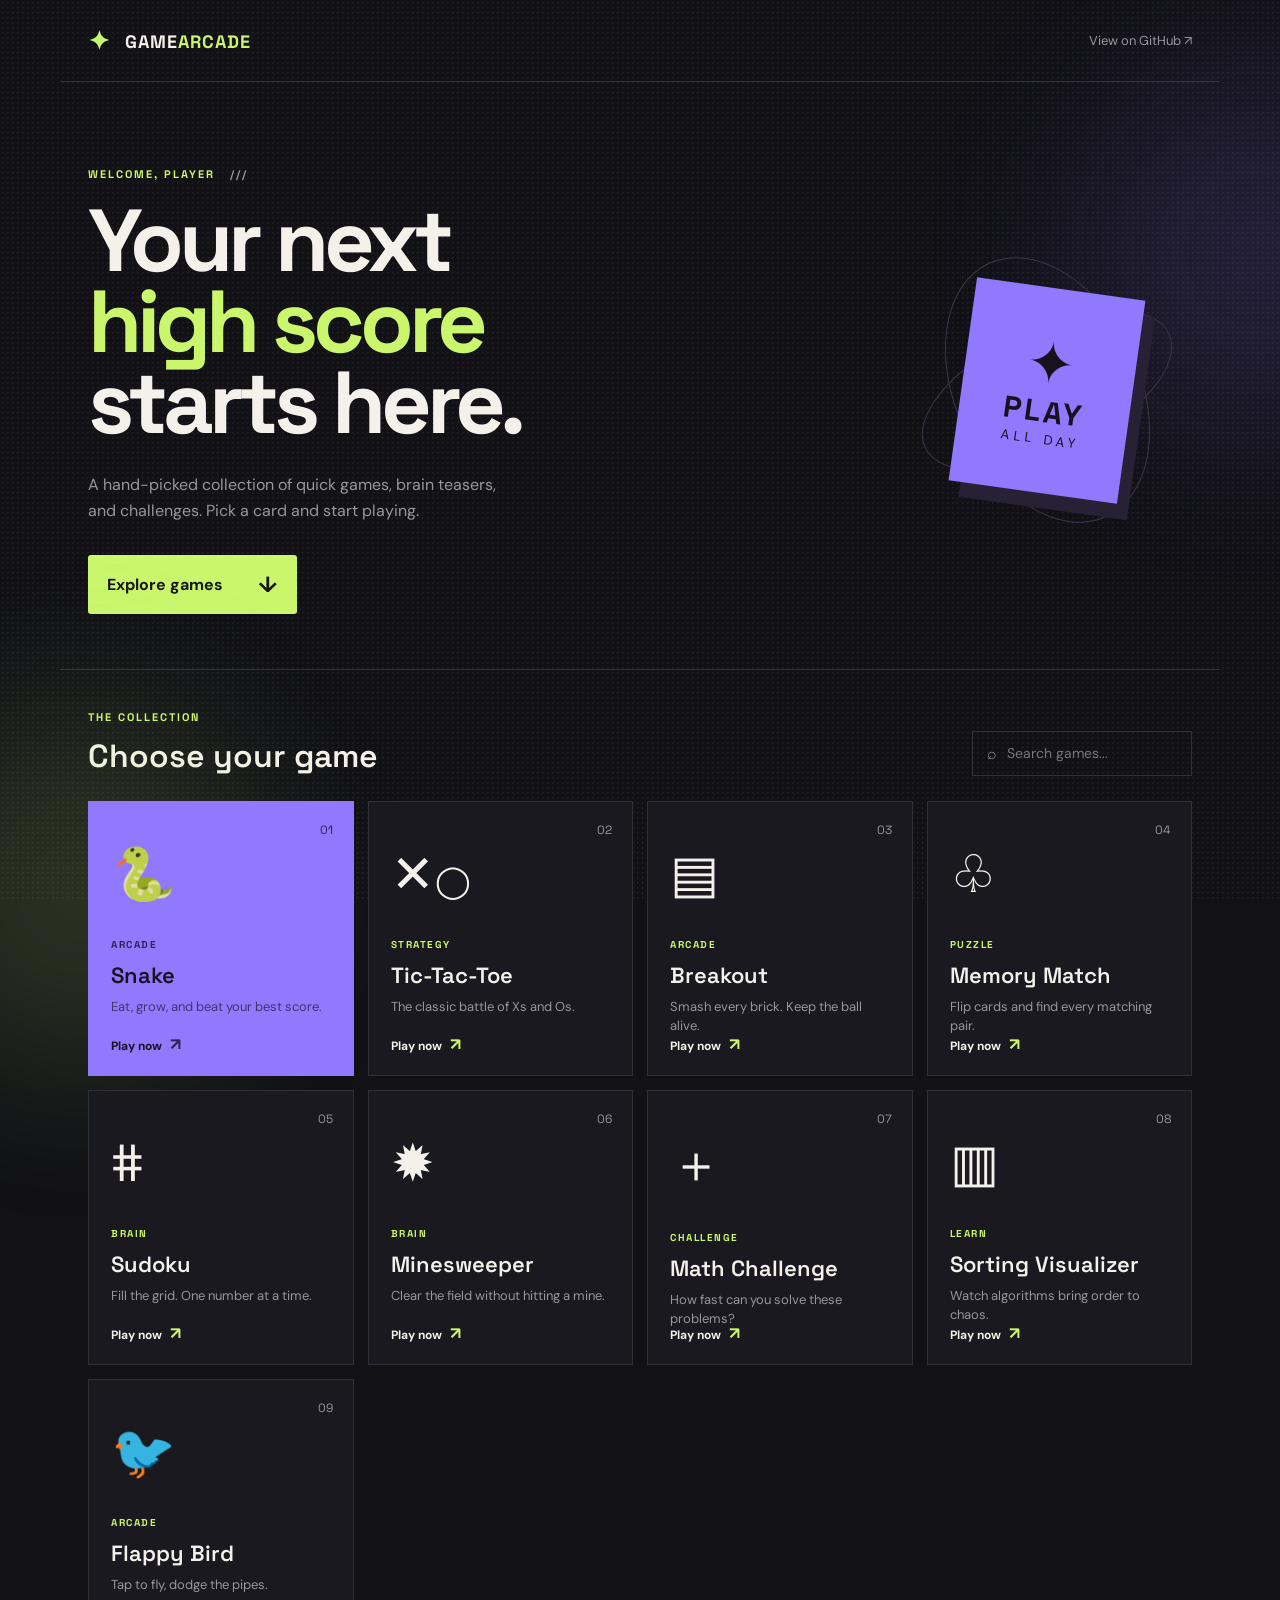
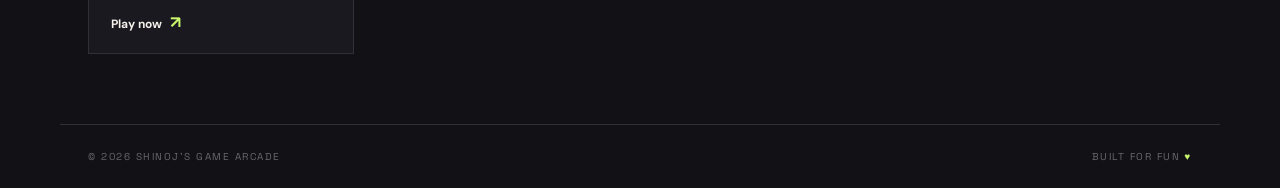
<file: index.html>
<!DOCTYPE html>
<html lang="en">
<head>
  <meta charset="UTF-8">
  <meta name="viewport" content="width=device-width, initial-scale=1.0">
  <meta name="description" content="Shinoj's collection of quick, fun browser games.">
  <title>Shinoj's Game Arcade</title>
  <link rel="preconnect" href="https://fonts.googleapis.com">
  <link rel="preconnect" href="https://fonts.gstatic.com" crossorigin>
  <link href="https://fonts.googleapis.com/css2?family=DM+Sans:wght@400;500;700&family=Space+Grotesk:wght@500;600;700&display=swap" rel="stylesheet">
  <link rel="stylesheet" href="style.css">
</head>
<body>
  <div class="glow glow-one"></div>
  <div class="glow glow-two"></div>
  <header class="topbar">
    <a class="brand" href="index.html" aria-label="Shinoj's Game Arcade home">
      <span class="brand-mark">✦</span>
      <span>GAME<span class="brand-accent">ARCADE</span></span>
    </a>
    <a class="github-link" href="https://github.com/AbhinavShinoj2007/Games" target="_blank" rel="noreferrer">View on GitHub ↗</a>
  </header>

  <main>
    <section class="hero">
      <div class="hero-copy">
        <p class="eyebrow">WELCOME, PLAYER <span>///</span></p>
        <h1>Your next<br><span>high score</span><br>starts here.</h1>
        <p class="intro">A hand-picked collection of quick games, brain teasers, and challenges. Pick a card and start playing.</p>
        <a class="primary-button" href="#games">Explore games <span>↓</span></a>
      </div>
      <div class="hero-art" aria-hidden="true">
        <div class="orbit orbit-one"></div><div class="orbit orbit-two"></div>
        <div class="arcade-card"><span class="pixel-star">✦</span><strong>PLAY</strong><small>ALL DAY</small></div>
      </div>
    </section>

    <section class="toolbar" id="games">
      <div><p class="eyebrow">THE COLLECTION</p><h2>Choose your game</h2></div>
      <label class="search"><span>⌕</span><input id="search" type="search" placeholder="Search games..." aria-label="Search games"></label>
    </section>

    <section class="game-grid" id="game-grid">
      <a class="game-card featured" data-name="snake" href="snake/index.html"><span class="number">01</span><span class="game-icon">🐍</span><span class="tag">ARCADE</span><h3>Snake</h3><p>Eat, grow, and beat your best score.</p><span class="play">Play now <b>↗</b></span></a>
      <a class="game-card" data-name="tic tac toe" href="tic-tac-toe/index.html"><span class="number">02</span><span class="game-icon">✕<i>◯</i></span><span class="tag">STRATEGY</span><h3>Tic-Tac-Toe</h3><p>The classic battle of Xs and Os.</p><span class="play">Play now <b>↗</b></span></a>
      <a class="game-card" data-name="breakout" href="breakout/index.html"><span class="number">03</span><span class="game-icon">▤</span><span class="tag">ARCADE</span><h3>Breakout</h3><p>Smash every brick. Keep the ball alive.</p><span class="play">Play now <b>↗</b></span></a>
      <a class="game-card" data-name="memory match" href="memory-match/index.html"><span class="number">04</span><span class="game-icon">♧</span><span class="tag">PUZZLE</span><h3>Memory Match</h3><p>Flip cards and find every matching pair.</p><span class="play">Play now <b>↗</b></span></a>
      <a class="game-card" data-name="sudoku" href="sudoku/index.html"><span class="number">05</span><span class="game-icon">#</span><span class="tag">BRAIN</span><h3>Sudoku</h3><p>Fill the grid. One number at a time.</p><span class="play">Play now <b>↗</b></span></a>
      <a class="game-card" data-name="minesweeper" href="minesweeper/index.html"><span class="number">06</span><span class="game-icon">✹</span><span class="tag">BRAIN</span><h3>Minesweeper</h3><p>Clear the field without hitting a mine.</p><span class="play">Play now <b>↗</b></span></a>
      <a class="game-card" data-name="math challenge" href="math-challenge/index.html"><span class="number">07</span><span class="game-icon">＋</span><span class="tag">CHALLENGE</span><h3>Math Challenge</h3><p>How fast can you solve these problems?</p><span class="play">Play now <b>↗</b></span></a>
      <a class="game-card" data-name="sorting visualizer" href="sorting-visualizer/index.html"><span class="number">08</span><span class="game-icon">▥</span><span class="tag">LEARN</span><h3>Sorting Visualizer</h3><p>Watch algorithms bring order to chaos.</p><span class="play">Play now <b>↗</b></span></a>
      <a class="game-card" data-name="flappy bird" href="flappy-bird/index.html"><span class="number">09</span><span class="game-icon">🐦</span><span class="tag">ARCADE</span><h3>Flappy Bird</h3><p>Tap to fly, dodge the pipes.</p><span class="play">Play now <b>↗</b></span></a>
</section>
    <p class="empty" id="empty">No games found. Try another search.</p>
  </main>
  <footer><span>© 2026 SHINOJ'S GAME ARCADE</span><span>BUILT FOR FUN <b>♥</b></span></footer>
  <script src="app.js"></script>
</body>
</html>
</file>
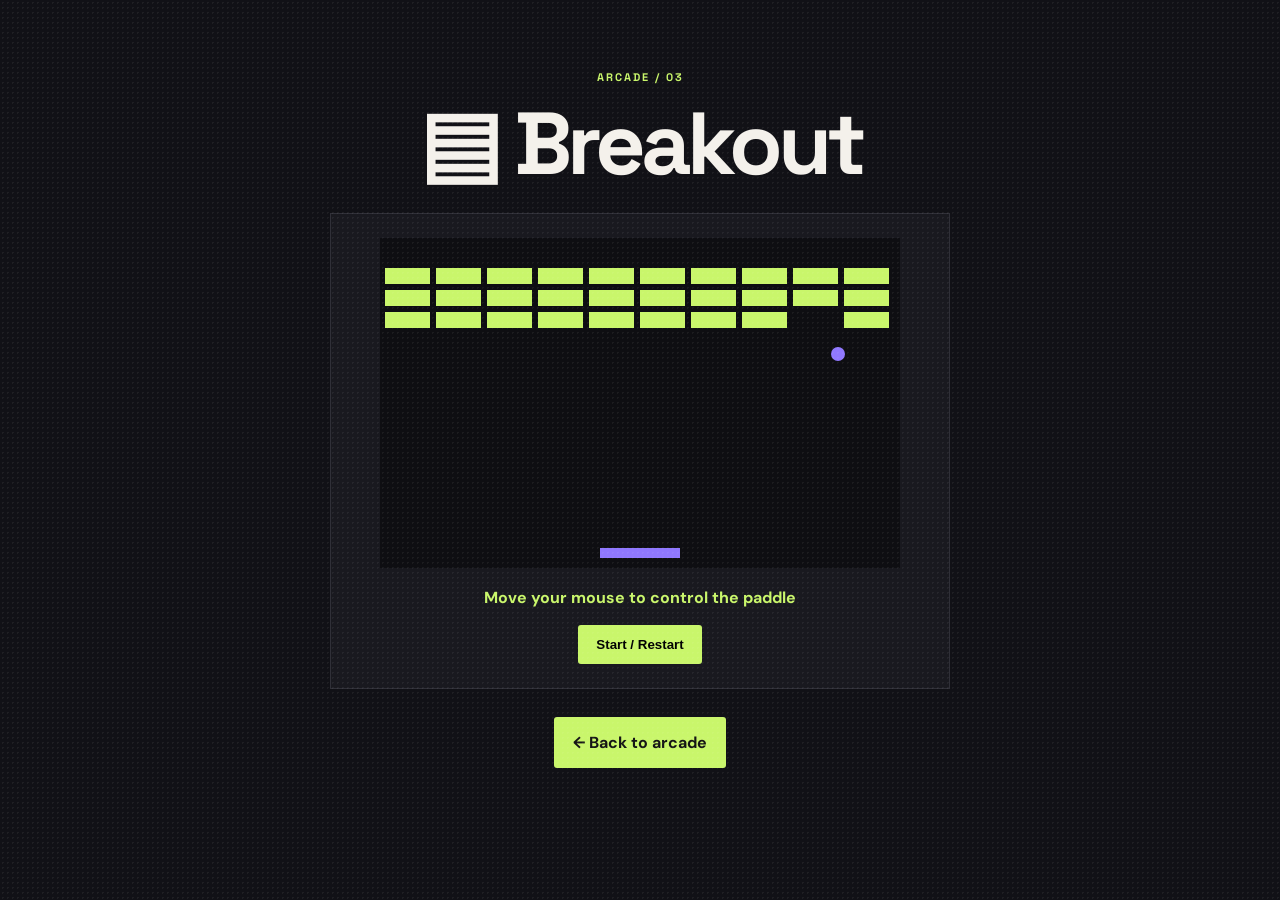
<file: breakout/index.html>
<!DOCTYPE html><html lang="en"><head><meta charset="UTF-8"><meta name="viewport" content="width=device-width,initial-scale=1"><title>Breakout | Game Arcade</title><link rel="stylesheet" href="../style.css"><link rel="stylesheet" href="../game.css"></head><body><main class="game-page"><p class="eyebrow">ARCADE / 03</p><h1>▤ Breakout</h1><div class="game-shell"><canvas id="game" width="520" height="330" style="max-width:100%;background:#0e0e12"></canvas><p id="status" class="game-status">Move your mouse to control the paddle</p><button id="start" class="game-button">Start / Restart</button></div><a class="primary-button" href="../index.html">← Back to arcade</a></main><script src="breakout.js"></script></body></html>
</file>
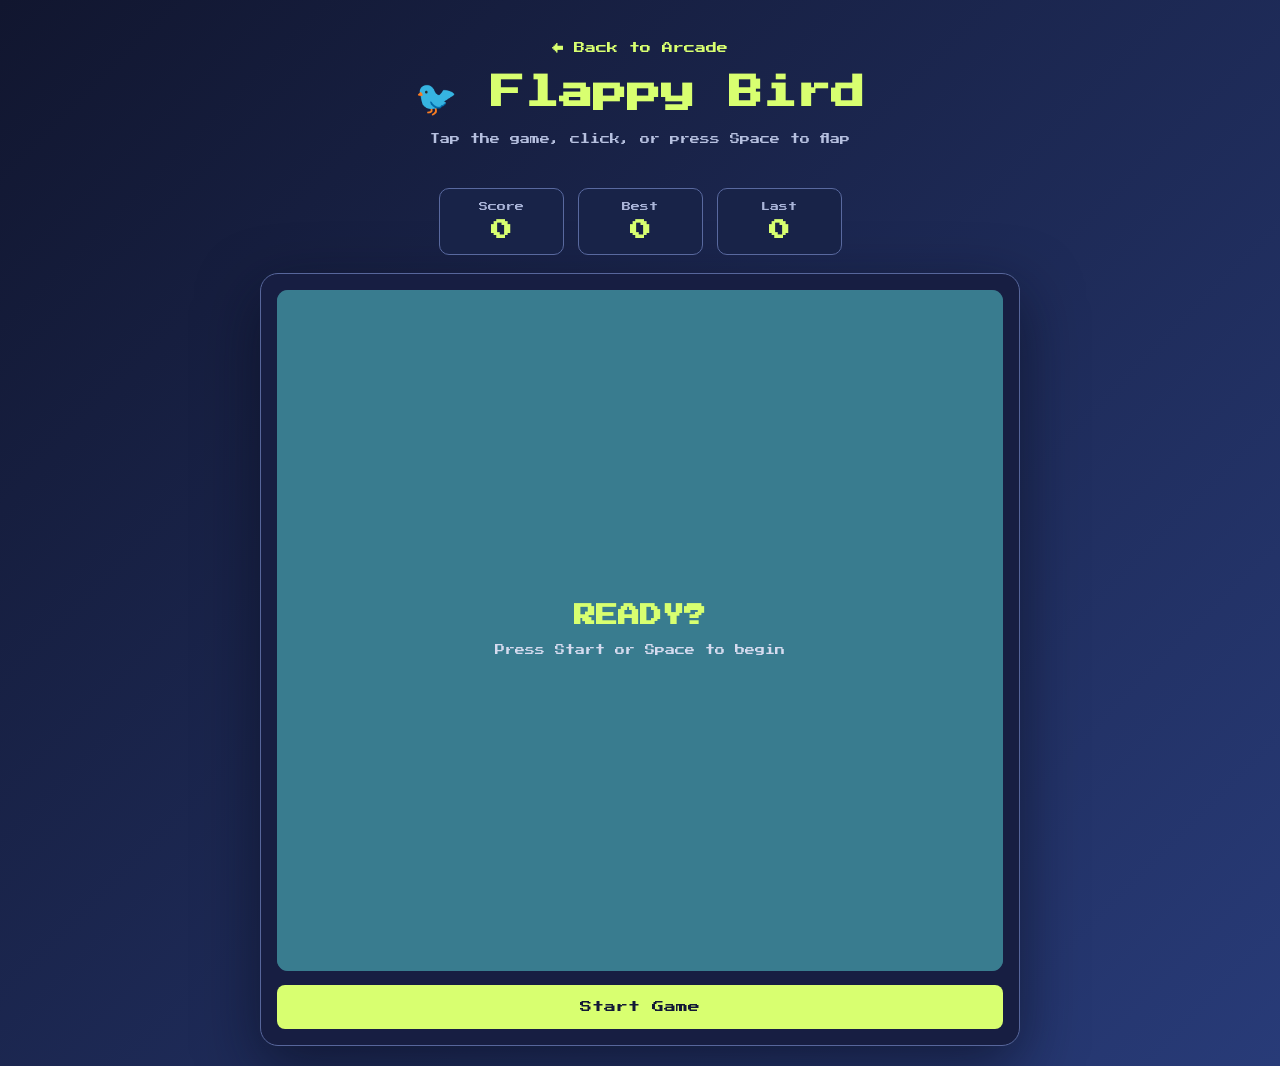
<file: flappy-bird/index.html>
<!DOCTYPE html>
<html lang="en">
<head>
  <meta charset="UTF-8">
  <meta name="viewport" content="width=device-width, initial-scale=1.0">
  <title>Flappy Bird | Skybound</title>
  <link href="https://fonts.googleapis.com/css2?family=Press+Start+2P&display=swap" rel="stylesheet">
  <link rel="stylesheet" href="style.css?v=3">
</head>
<body>
  <main class="page">
    <header>
      <a href="../index.html">← Back to Arcade</a>
      <h1>🐦 Flappy Bird</h1>
      <p>Tap the game, click, or press Space to flap</p>
    </header>
    <section class="scoreboard" aria-label="Scoreboard">
      <div><span>Score</span><strong id="score">0</strong></div>
      <div><span>Best</span><strong id="highScore">0</strong></div>
      <div><span>Last</span><strong id="lastScore">0</strong></div>
    </section>
    <section class="game-card">
      <div class="canvas-wrap">
        <canvas id="gameCanvas" width="640" height="600"></canvas>
        <div id="message" class="message"><b id="messageTitle">READY?</b><span id="messageText">Press Start or Space to begin</span></div>
      </div>
      <button id="startBtn">Start Game</button>
    </section>
  </main>
  <script src="script.js?v=3"></script>
</body>
</html>
</file>
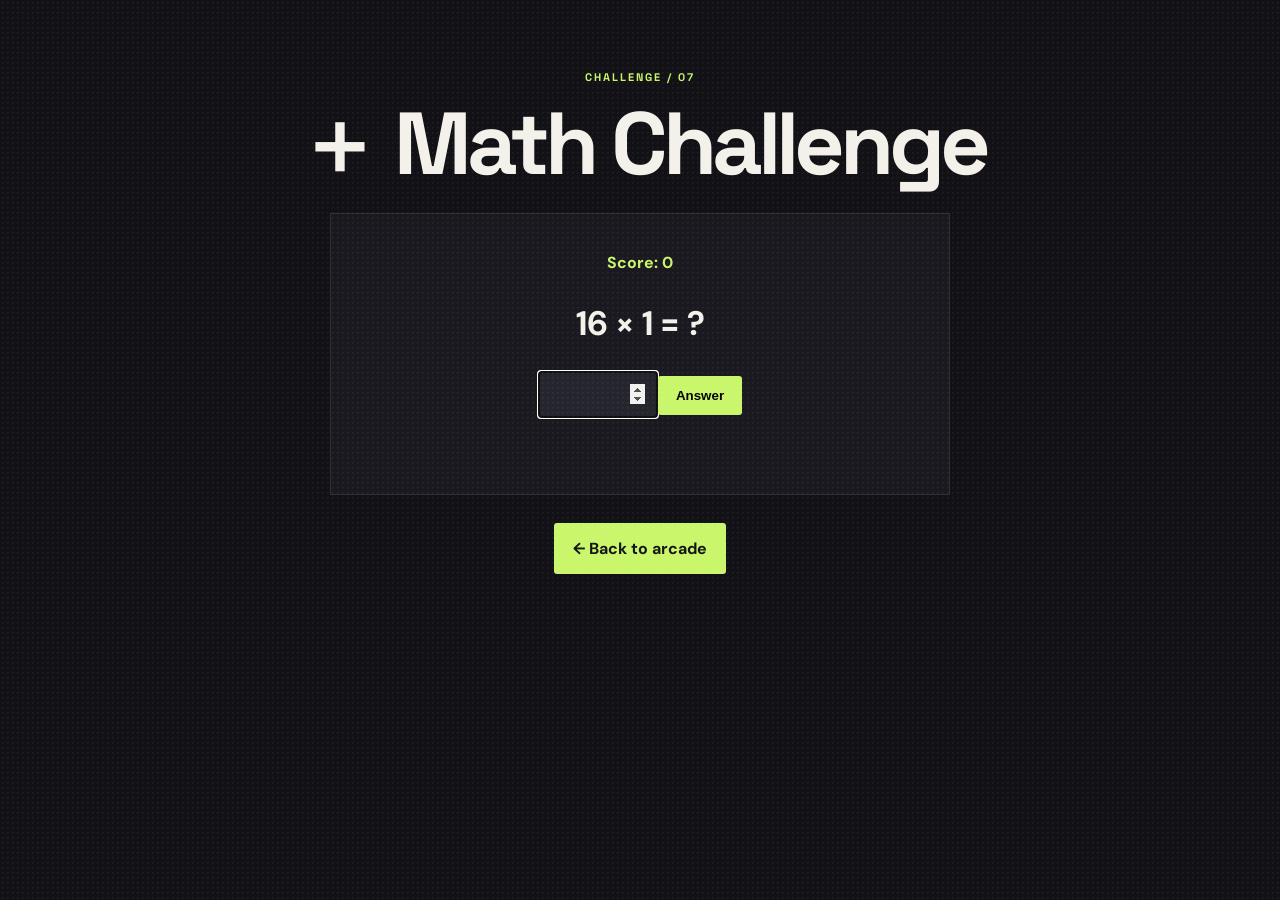
<file: math-challenge/index.html>
<!DOCTYPE html><html lang="en"><head><meta charset="UTF-8"><meta name="viewport" content="width=device-width,initial-scale=1"><title>Math Challenge | Game Arcade</title><link rel="stylesheet" href="../style.css"><link rel="stylesheet" href="../game.css"></head><body><main class="game-page"><p class="eyebrow">CHALLENGE / 07</p><h1>＋ Math Challenge</h1><div class="game-shell"><div id="score" class="game-status">Score: 0</div><div id="question" class="math-question"></div><input id="answer" class="game-input" type="number" autofocus><button id="submit" class="game-button">Answer</button><p id="feedback" class="game-status"></p></div><a class="primary-button" href="../index.html">← Back to arcade</a></main><script src="math.js"></script></body></html>
</file>
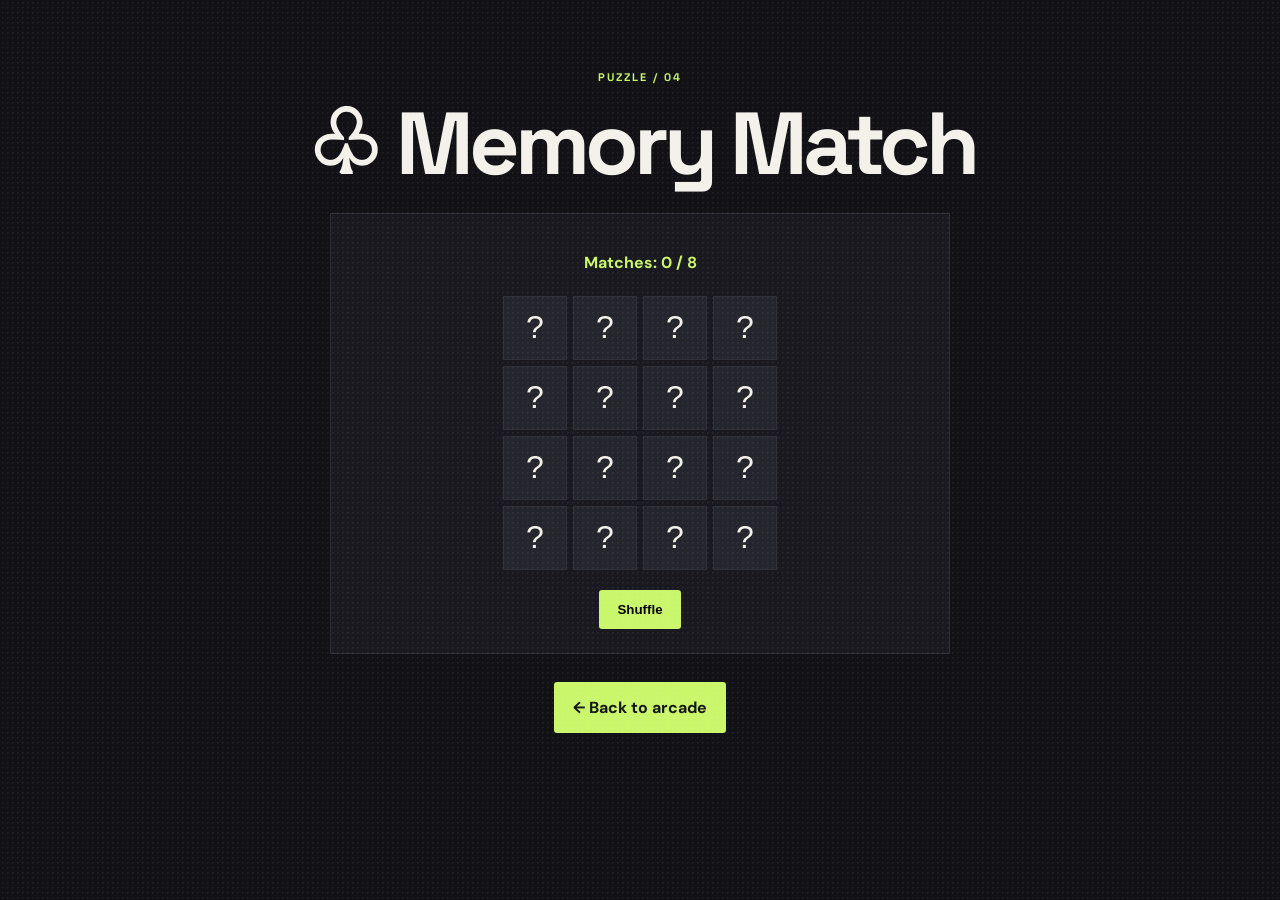
<file: memory-match/index.html>
<!DOCTYPE html><html lang="en"><head><meta charset="UTF-8"><meta name="viewport" content="width=device-width,initial-scale=1"><title>Memory Match | Game Arcade</title><link rel="stylesheet" href="../style.css"><link rel="stylesheet" href="../game.css"></head><body><main class="game-page"><p class="eyebrow">PUZZLE / 04</p><h1>♧ Memory Match</h1><div class="game-shell"><div id="status" class="game-status"></div><div id="board" class="board memory-board"></div><button id="reset" class="game-button">Shuffle</button></div><a class="primary-button" href="../index.html">← Back to arcade</a></main><script src="memory.js"></script></body></html>
</file>
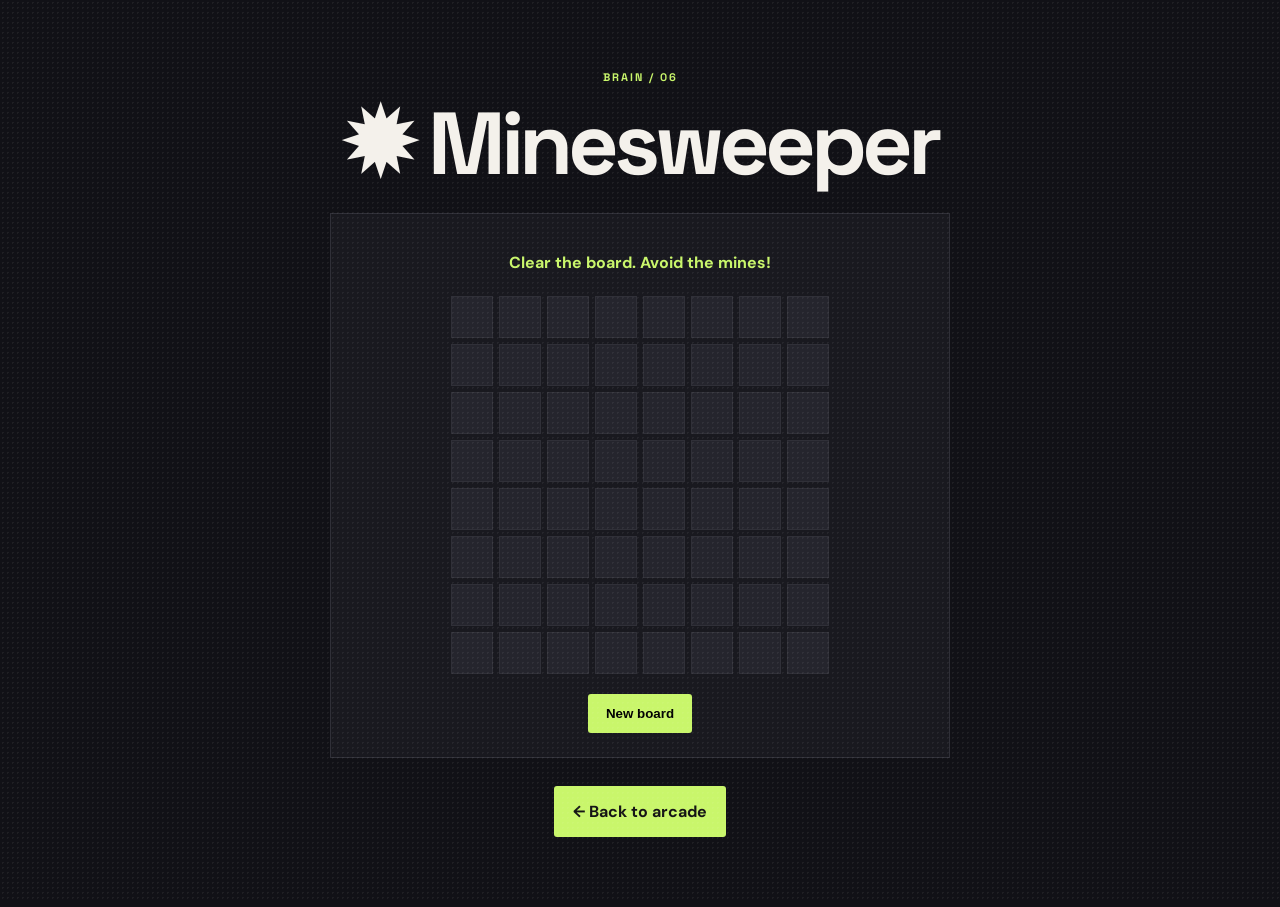
<file: minesweeper/index.html>
<!DOCTYPE html><html lang="en"><head><meta charset="UTF-8"><meta name="viewport" content="width=device-width,initial-scale=1"><title>Minesweeper | Game Arcade</title><link rel="stylesheet" href="../style.css"><link rel="stylesheet" href="../game.css"></head><body><main class="game-page"><p class="eyebrow">BRAIN / 06</p><h1>✹ Minesweeper</h1><div class="game-shell"><div id="status" class="game-status">Clear the board. Avoid the mines!</div><div id="board" class="board mine-board"></div><button id="reset" class="game-button">New board</button></div><a class="primary-button" href="../index.html">← Back to arcade</a></main><script src="minesweeper.js"></script></body></html>
</file>
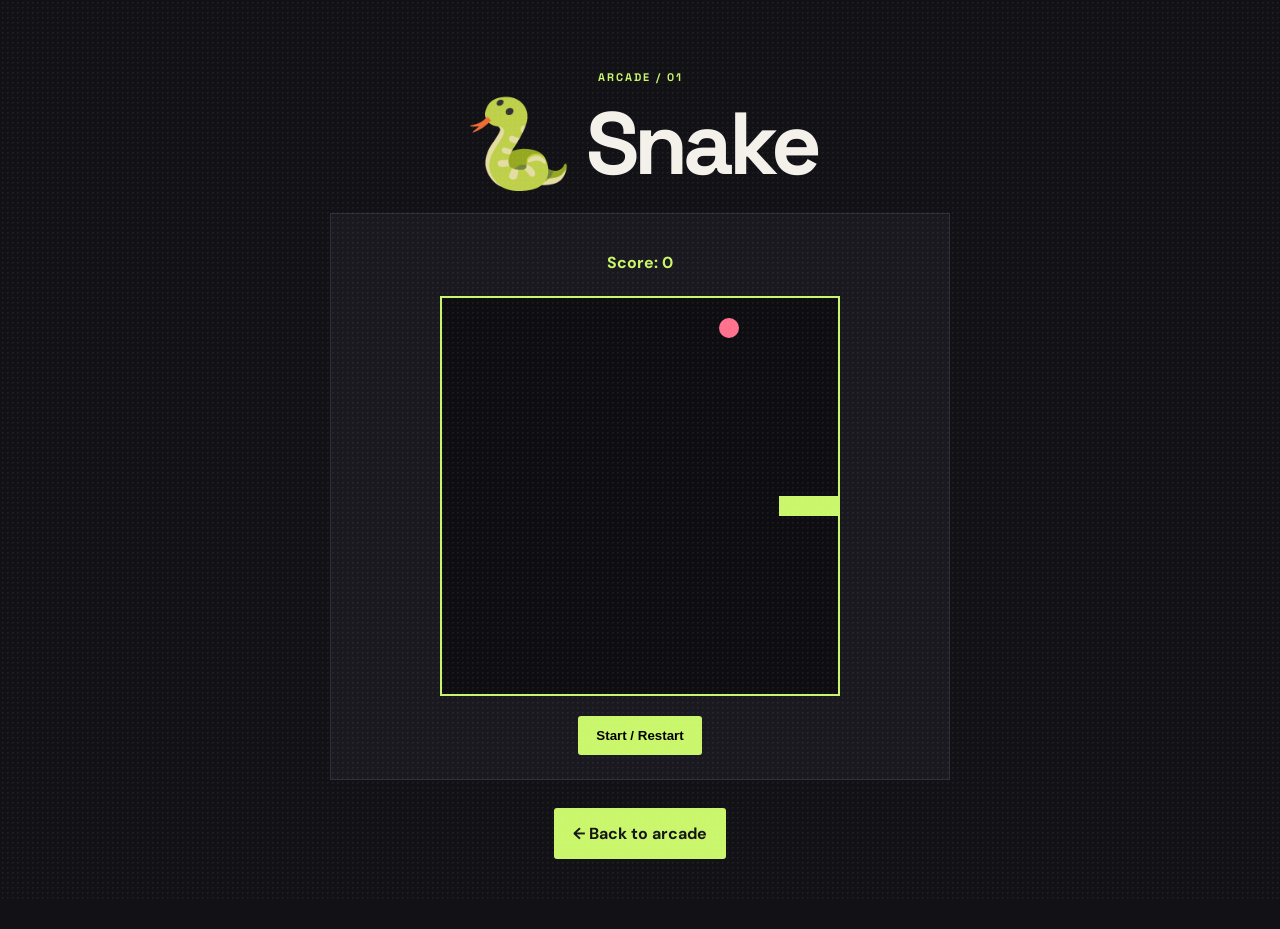
<file: snake/index.html>
<!DOCTYPE html><html lang="en"><head><meta charset="UTF-8"><meta name="viewport" content="width=device-width,initial-scale=1"><title>Snake | Game Arcade</title><link rel="stylesheet" href="../style.css"><link rel="stylesheet" href="../game.css"></head><body><main class="game-page"><p class="eyebrow">ARCADE / 01</p><h1>🐍 Snake</h1><div class="game-shell"><div id="status" class="game-status">Use arrow keys to move</div><div id="board" class="snake-board"></div><button id="start" class="game-button">Start / Restart</button></div><a class="primary-button" href="../index.html">← Back to arcade</a></main><script src="snake.js"></script></body></html>
</file>
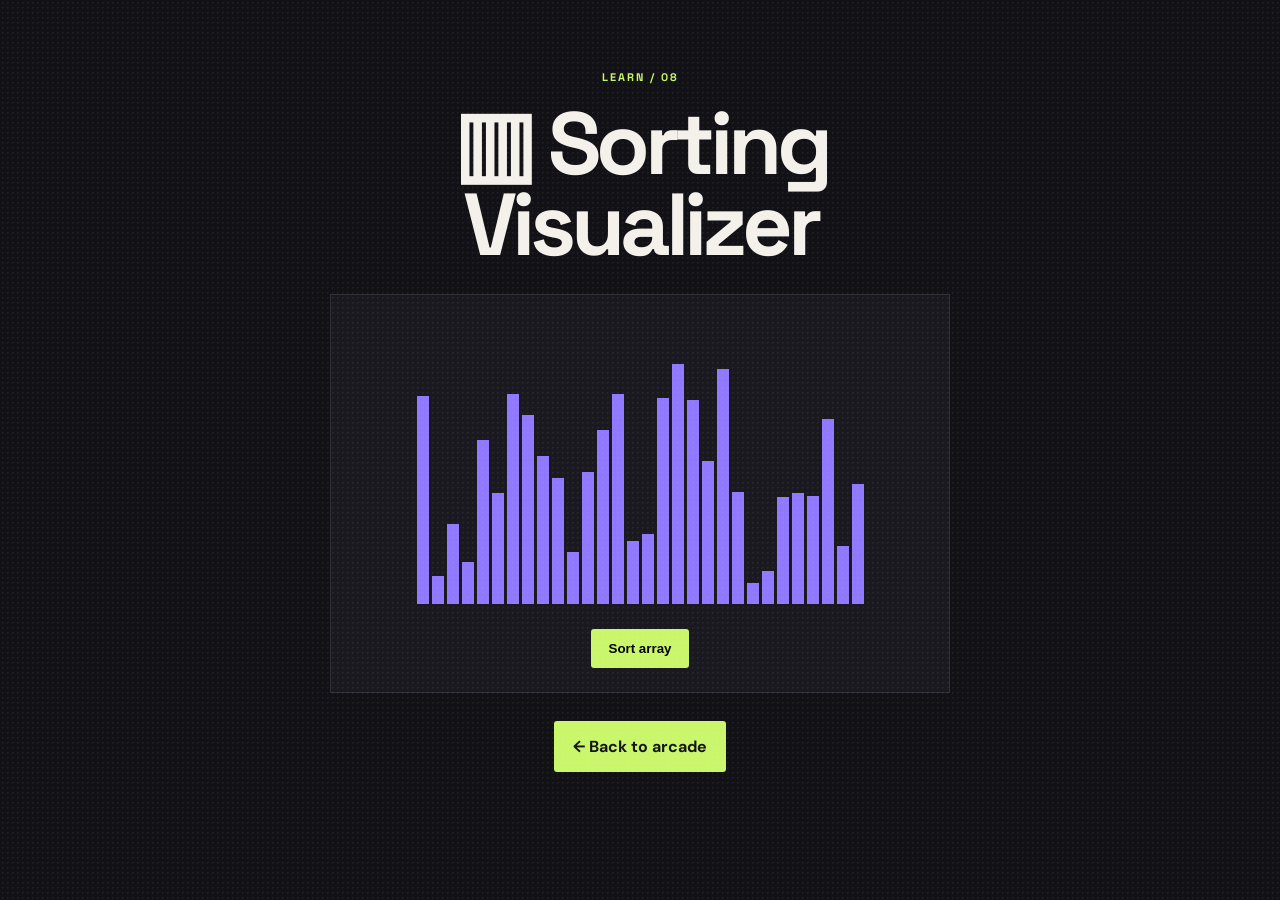
<file: sorting-visualizer/index.html>
<!DOCTYPE html><html lang="en"><head><meta charset="UTF-8"><meta name="viewport" content="width=device-width,initial-scale=1"><title>Sorting Visualizer | Game Arcade</title><link rel="stylesheet" href="../style.css"><link rel="stylesheet" href="../game.css"></head><body><main class="game-page"><p class="eyebrow">LEARN / 08</p><h1>▥ Sorting Visualizer</h1><div class="game-shell"><div id="bars" class="bars"></div><button id="sort" class="game-button">Sort array</button></div><a class="primary-button" href="../index.html">← Back to arcade</a></main><script src="sorting.js"></script></body></html>
</file>
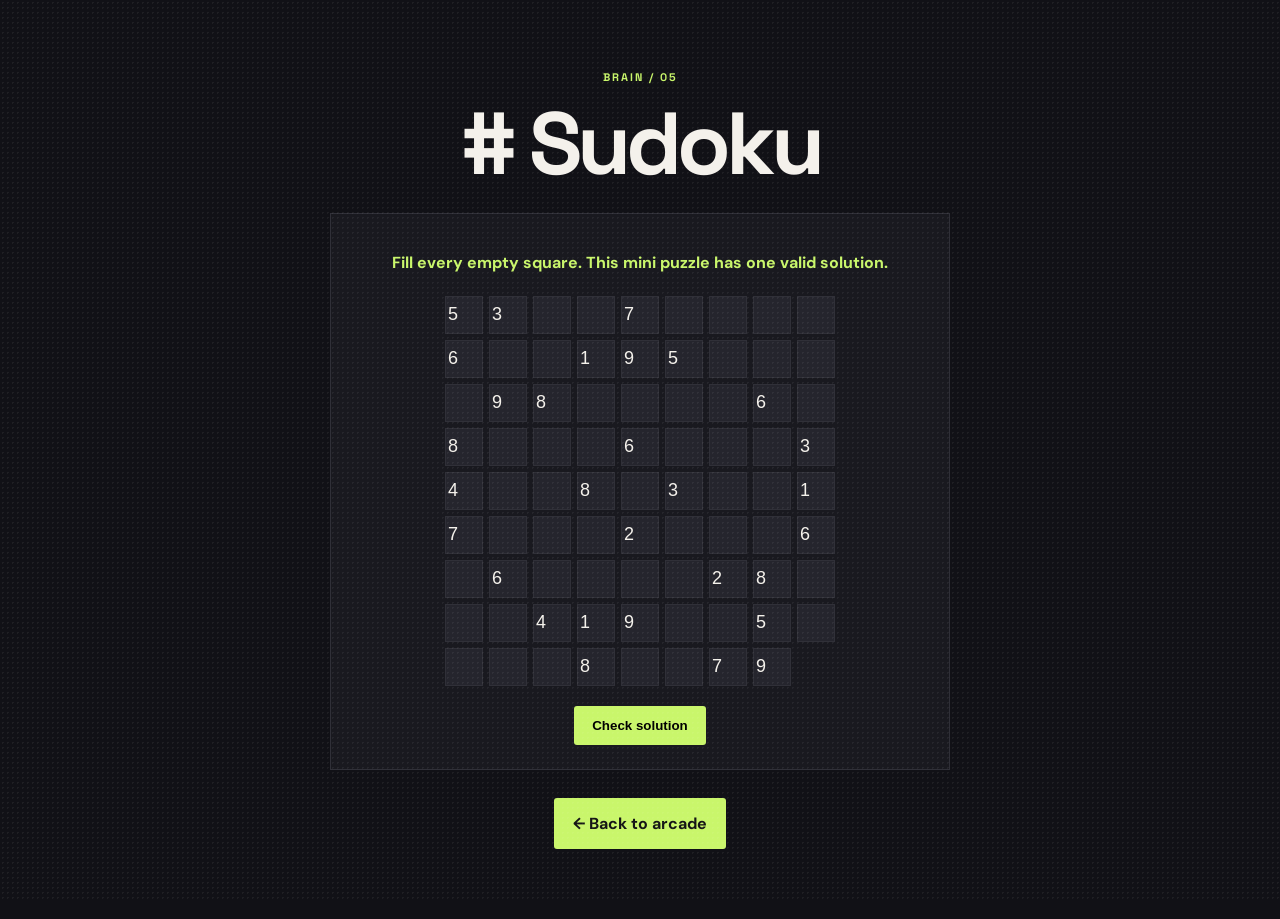
<file: sudoku/index.html>
<!DOCTYPE html><html lang="en"><head><meta charset="UTF-8"><meta name="viewport" content="width=device-width,initial-scale=1"><title>Sudoku | Game Arcade</title><link rel="stylesheet" href="../style.css"><link rel="stylesheet" href="../game.css"></head><body><main class="game-page"><p class="eyebrow">BRAIN / 05</p><h1># Sudoku</h1><div class="game-shell"><div id="status" class="game-status">Fill every empty square. This mini puzzle has one valid solution.</div><div id="board" class="board sudoku-board"></div><button id="check" class="game-button">Check solution</button></div><a class="primary-button" href="../index.html">← Back to arcade</a></main><script src="sudoku.js"></script></body></html>
</file>
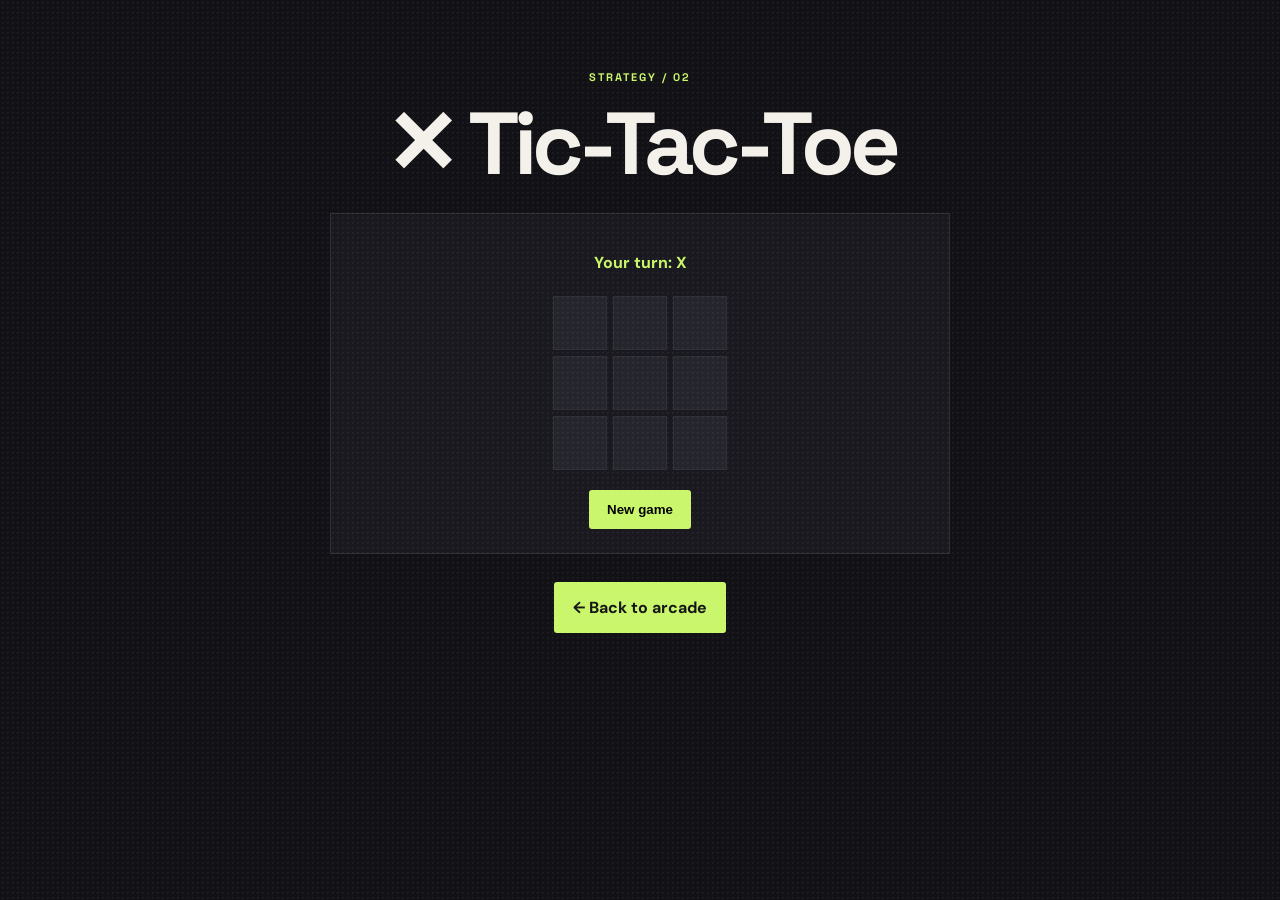
<file: tic-tac-toe/index.html>
<!DOCTYPE html><html lang="en"><head><meta charset="UTF-8"><meta name="viewport" content="width=device-width,initial-scale=1"><title>Tic-Tac-Toe | Game Arcade</title><link rel="stylesheet" href="../style.css"><link rel="stylesheet" href="../game.css"></head><body><main class="game-page"><p class="eyebrow">STRATEGY / 02</p><h1>✕ Tic-Tac-Toe</h1><div class="game-shell"><div id="status" class="game-status"></div><div id="board" class="board" style="grid-template-columns:repeat(3,54px)"></div><button id="reset" class="game-button">New game</button></div><a class="primary-button" href="../index.html">← Back to arcade</a></main><script src="tictactoe.js"></script></body></html>
</file>
<file: style.css>
@import url('https://fonts.googleapis.com/css2?family=DM+Sans:wght@400;500;700&family=Space+Grotesk:wght@500;600;700&display=swap');
:root { --bg:#111116; --panel:#19191f; --line:#303038; --text:#f4f1eb; --muted:#97959d; --lime:#c9f66b; --purple:#9078ff; }
* { box-sizing:border-box; }
html { scroll-behavior:smooth; }
body { margin:0; color:var(--text); background:var(--bg); font-family:'DM Sans',sans-serif; overflow-x:hidden; }
body:before { content:''; position:fixed; inset:0; opacity:.06; pointer-events:none; background-image:radial-gradient(#fff 1px,transparent 1px); background-size:5px 5px; }
.glow { position:fixed; border-radius:50%; filter:blur(90px); opacity:.15; pointer-events:none; width:360px; height:360px; }
.glow-one { background:var(--purple); top:8%; right:-160px; }.glow-two { background:var(--lime); bottom:-170px; left:-100px; }
.topbar, main, footer { max-width:1160px; margin:auto; }.topbar { height:82px; display:flex; align-items:center; justify-content:space-between; padding:0 28px; border-bottom:1px solid var(--line); }
.brand { color:var(--text); text-decoration:none; font:700 18px 'Space Grotesk'; letter-spacing:1px; }.brand-mark { color:var(--lime); font-size:26px; vertical-align:-2px; margin-right:8px; }.brand-accent { color:var(--lime); }.github-link { color:var(--muted); text-decoration:none; font-size:13px; }.github-link:hover { color:var(--lime); }
.hero { min-height:470px; padding:85px 28px 55px; display:flex; justify-content:space-between; align-items:center; }.hero-copy { max-width:570px; }.eyebrow { color:var(--lime); font:700 11px 'Space Grotesk'; letter-spacing:2px; margin:0 0 20px; }.eyebrow span { color:var(--muted); margin-left:10px; }h1 { font:700 clamp(52px,8vw,88px)/.92 'Space Grotesk'; letter-spacing:-5px; margin:0 0 28px; }h1 span { color:var(--lime); }.intro { color:var(--muted); font-size:16px; line-height:1.65; max-width:410px; margin-bottom:30px; }.primary-button { display:inline-flex; gap:35px; align-items:center; background:var(--lime); color:#151515; text-decoration:none; font-weight:700; padding:15px 19px; border-radius:3px; }.primary-button span { font-size:22px; }.primary-button:hover { background:#e0ffa1; transform:translateY(-2px); }
.hero-art { width:290px; height:290px; position:relative; display:grid; place-items:center; }.orbit { position:absolute; border:1px solid #3d374e; border-radius:50%; transform:rotate(-25deg); }.orbit-one { width:270px; height:125px; }.orbit-two { width:185px; height:280px; }.arcade-card { width:170px; height:205px; background:var(--purple); color:#17121e; transform:rotate(8deg); display:flex; flex-direction:column; align-items:center; justify-content:center; box-shadow:12px 15px 0 #262134; }.pixel-star { font-size:58px; line-height:1; }.arcade-card strong { font:700 30px 'Space Grotesk'; letter-spacing:3px; }.arcade-card small { letter-spacing:4px; }
.toolbar { padding:40px 28px 25px; display:flex; justify-content:space-between; align-items:end; border-top:1px solid var(--line); }h2 { font:600 32px 'Space Grotesk'; margin:0; }.toolbar .eyebrow { margin-bottom:12px; }.search { border:1px solid var(--line); color:var(--muted); padding:11px 14px; display:flex; gap:8px; width:220px; }.search input { background:none; border:0; outline:0; color:var(--text); width:100%; font:14px 'DM Sans'; }.game-grid { display:grid; grid-template-columns:repeat(4,1fr); gap:14px; padding:0 28px 70px; }.game-card { min-height:275px; color:var(--text); background:var(--panel); border:1px solid var(--line); padding:22px; text-decoration:none; position:relative; transition:.25s; }.game-card:hover { border-color:var(--lime); transform:translateY(-5px); }.game-card.featured { background:var(--purple); color:#18131f; border-color:var(--purple); }.number { position:absolute; top:20px; right:20px; color:var(--muted); font:12px 'Space Grotesk'; }.featured .number { color:#30244f; }.game-icon { display:block; font:52px 'Space Grotesk'; margin:17px 0 25px; }.game-icon i { font-style:normal; font-size:32px; }.tag { color:var(--lime); font:700 10px 'Space Grotesk'; letter-spacing:1.5px; }.featured .tag { color:#30244f; }h3 { font:600 22px 'Space Grotesk'; margin:8px 0 8px; }.game-card p { color:var(--muted); font-size:13px; line-height:1.5; margin:0; }.featured p { color:#45356e; }.play { position:absolute; bottom:20px; font-size:12px; font-weight:700; }.play b { color:var(--lime); font-size:17px; margin-left:5px; }.featured .play b { color:#30244f; }.empty { display:none; text-align:center; color:var(--muted); padding:0 0 70px; }.empty.visible { display:block; }footer { border-top:1px solid var(--line); padding:25px 28px; display:flex; justify-content:space-between; color:#68676e; font:10px 'Space Grotesk'; letter-spacing:1.5px; }footer b { color:var(--lime); }
@media (max-width:780px) { .hero { padding-top:55px; }.hero-art { display:none; }.game-grid { grid-template-columns:repeat(2,1fr); }.toolbar { align-items:start; gap:20px; flex-direction:column; }.search { width:100%; } }
@media (max-width:480px) { .topbar { padding:0 18px; }.github-link { display:none; }.hero,.toolbar { padding-left:18px; padding-right:18px; }h1 { font-size:56px; }.game-grid { grid-template-columns:1fr; padding-left:18px; padding-right:18px; }footer { padding:25px 18px; gap:15px; flex-direction:column; } }
</file>
<file: game.css>
.game-page{max-width:760px;margin:0 auto;padding:70px 24px;text-align:center}.game-page h1{margin-bottom:14px}.game-shell{background:var(--panel);border:1px solid var(--line);padding:24px;margin:28px auto;max-width:620px}.game-status{color:var(--lime);font-weight:700;min-height:24px;margin:14px}.game-button{background:var(--lime);border:0;padding:12px 18px;font-weight:700;cursor:pointer;border-radius:3px}.game-button:hover{background:#e0ffa1}.board{margin:20px auto;display:grid;gap:6px;justify-content:center}.cell{width:54px;height:54px;border:1px solid var(--line);background:#25252d;color:var(--text);font-size:24px;cursor:pointer}.cell:hover{border-color:var(--lime)}.snake-board{width:400px;height:400px;display:grid;grid-template-columns:repeat(20,1fr);background:#0e0e12;margin:20px auto;border:2px solid var(--lime)}.snake-cell{aspect-ratio:1}.snake{background:var(--lime)}.food{background:#ff718c;border-radius:50%}.memory-board{grid-template-columns:repeat(4,64px)}.memory-board .cell{width:64px;height:64px;font-size:32px}.sudoku-board{grid-template-columns:repeat(9,38px)}.sudoku-board .cell{width:38px;height:38px;font-size:18px}.mine-board{grid-template-columns:repeat(8,42px)}.mine-board .cell{width:42px;height:42px;font-size:18px}.bars{height:260px;display:flex;align-items:end;justify-content:center;gap:3px;margin:25px auto}.bar{width:12px;background:var(--purple);transition:height .1s}.math-question{font-size:34px;font-weight:700;margin:25px}.game-input{background:#25252d;border:1px solid var(--line);color:var(--text);padding:12px;width:120px;text-align:center;font-size:18px}@media(max-width:480px){.snake-board{width:92vw;height:92vw}.cell{width:46px;height:46px}.sudoku-board{gap:2px}.sudoku-board .cell{width:31px;height:31px}.mine-board .cell{width:34px;height:34px}.memory-board{grid-template-columns:repeat(4,54px)}.memory-board .cell{width:54px;height:54px}}
</file>
<file: flappy-bird/style.css>
*{box-sizing:border-box}body{margin:0;min-height:100vh;background:linear-gradient(135deg,#11162f,#283b78);color:#fff;font-family:'Press Start 2P',monospace;text-align:center}.page{width:min(900px,100%);margin:auto;padding:20px}header{padding:18px 10px}header a{color:#d8ff70;text-decoration:none;font-size:11px}h1{font-size:clamp(20px,4vw,34px);color:#d8ff70;margin:22px 0 12px}header p{font-size:10px;color:#b6c0df;line-height:1.8}.scoreboard{display:flex;justify-content:center;gap:14px;margin:12px auto 18px}.scoreboard div{min-width:125px;padding:13px 16px;border:1px solid #59699f;background:#182348;border-radius:10px}.scoreboard span{display:block;color:#aab5d9;font-size:9px;margin-bottom:9px}.scoreboard strong{font-size:21px;color:#d8ff70}.game-card{width:min(760px,100%);margin:auto;padding:16px;background:#171e42;border:1px solid #57669b;border-radius:18px;box-shadow:0 20px 60px #080b1d99}.canvas-wrap{position:relative;width:100%;overflow:hidden;border-radius:11px;background:#55bdc7}.canvas-wrap canvas{display:block;width:100%;height:auto;aspect-ratio:16/15;touch-action:none}.message{position:absolute;inset:0;display:flex;flex-direction:column;justify-content:center;align-items:center;gap:18px;background:#111a3a66;font-size:11px}.message b{font-size:22px;color:#d8ff70}.message span{color:#d6dbef;font-size:10px}.message.hidden{display:none}button{width:100%;margin-top:14px;border:0;border-radius:8px;padding:16px;background:#d8ff70;color:#131936;font:inherit;font-size:12px;cursor:pointer}button:hover{background:#f0ffae;transform:translateY(-2px)}@media(max-width:520px){.page{padding:10px}.scoreboard{gap:6px}.scoreboard div{min-width:0;flex:1;padding:11px 5px}.scoreboard span{font-size:7px}.scoreboard strong{font-size:16px}.game-card{padding:9px;border-radius:12px}}
</file>
